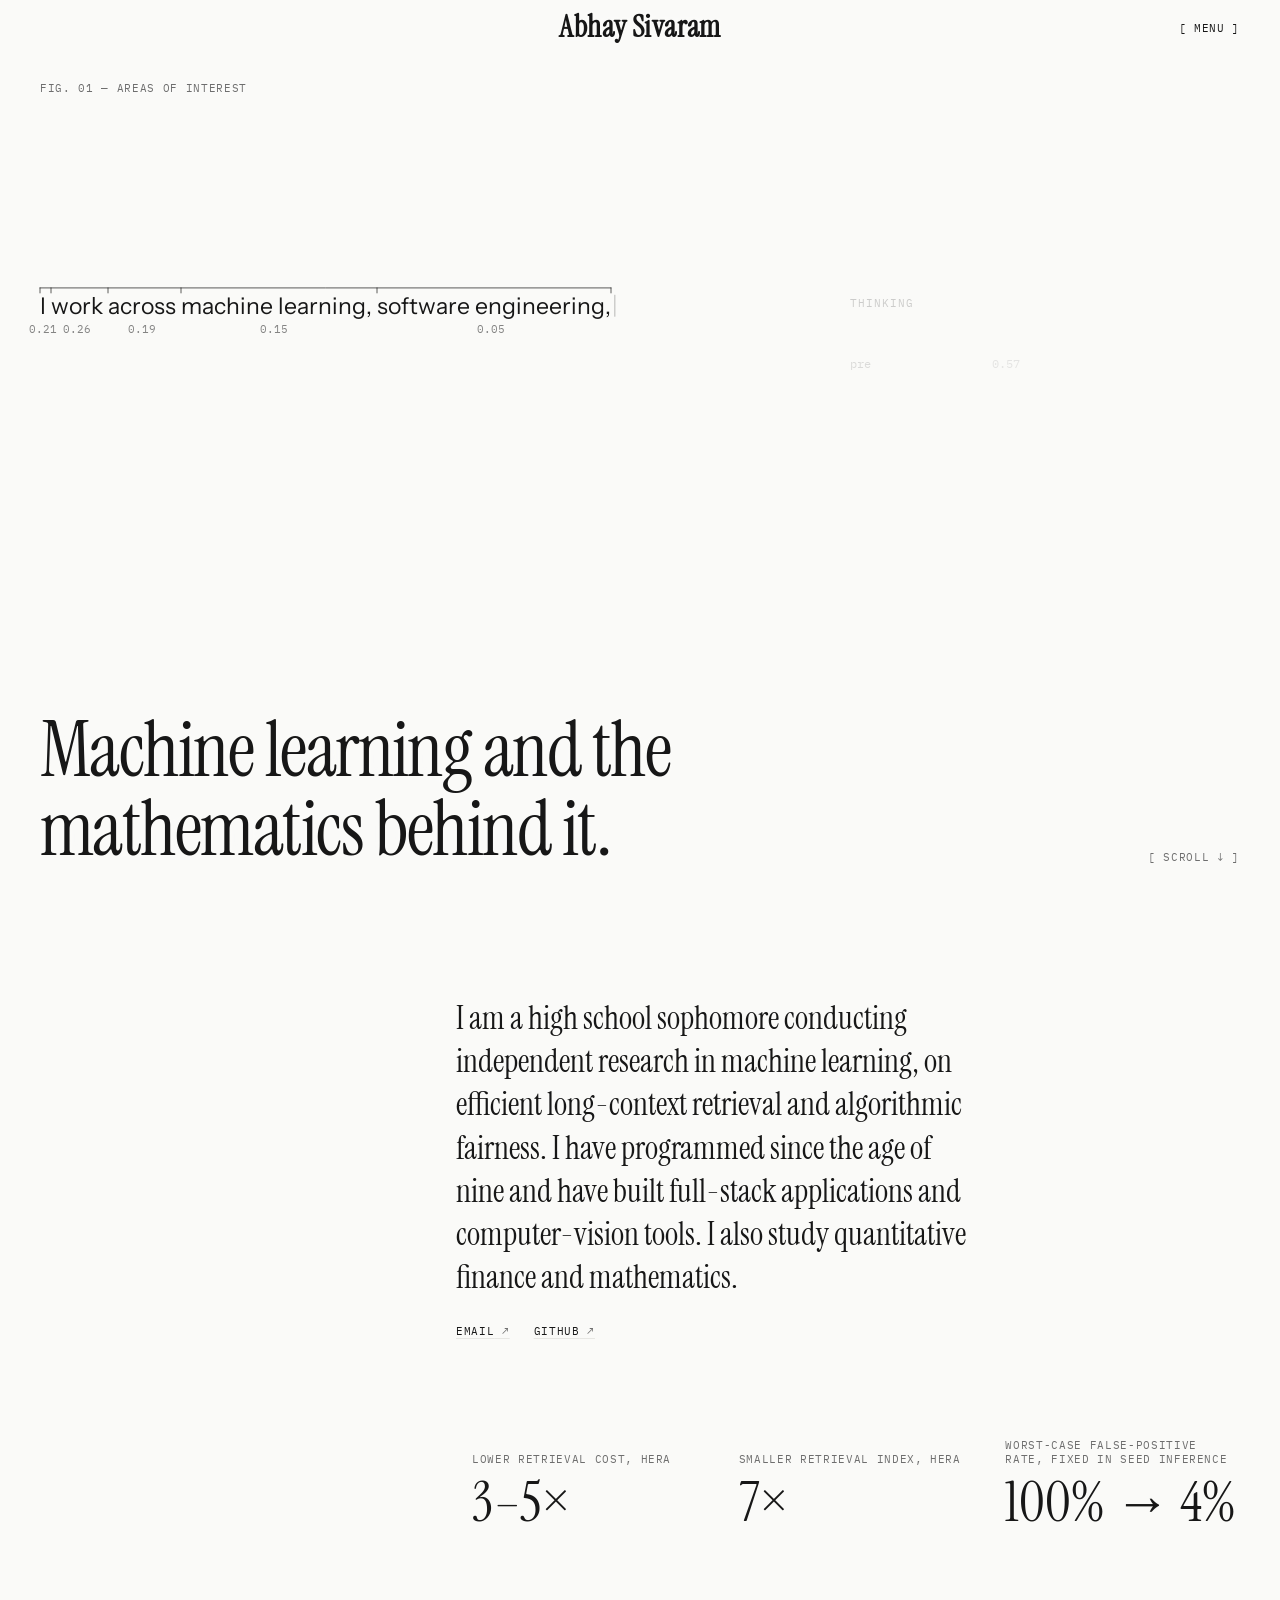
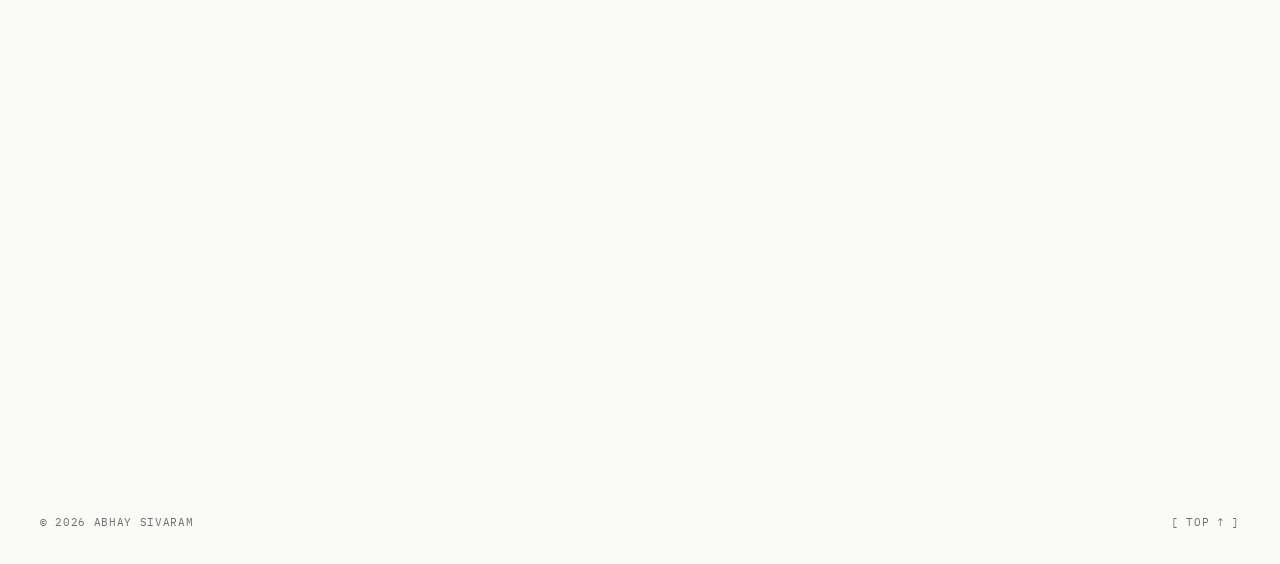
<file: index.html>
<!doctype html>
<html lang="en">
<head>
  <meta charset="utf-8">
  <meta name="viewport" content="width=device-width, initial-scale=1">
  <title>Abhay Sivaram</title>
  <meta name="description" content="Abhay Sivaram. Machine learning and the mathematics behind it. Independent research on long-context retrieval and algorithmic fairness.">
  <meta property="og:type" content="website">
  <meta property="og:title" content="Abhay Sivaram">
  <meta property="og:description" content="Machine learning and the mathematics behind it. Independent research on long-context retrieval and algorithmic fairness.">
  <meta name="twitter:card" content="summary">
  <meta name="color-scheme" content="light">
  <script>document.documentElement.classList.add("js");</script>
  <link rel="preconnect" href="https://fonts.googleapis.com">
  <link rel="preconnect" href="https://fonts.gstatic.com" crossorigin>
  <link rel="stylesheet" href="https://fonts.googleapis.com/css2?family=Instrument+Sans:wght@400;500&family=IBM+Plex+Mono:wght@400;500&family=Instrument+Serif:ital@0;1&display=swap">
  <link rel="stylesheet" href="styles.css">
</head>
<body>
  <a class="skip" href="#main">Skip to content</a>
  <canvas id="field" aria-hidden="true"></canvas>

  <header class="bar" id="bar">
    <!-- empty left slot: keeps the name centred in the 3-column header. Set `kicker` in content.js to put text here. -->
    <p class="bar-left mono" id="kicker" aria-hidden="true"></p>
    <h1 class="wordmark"><a href="#top"><span class="mask"><span id="name">Your Name</span></span></a></h1>
    <button class="menu-btn mono" id="menu-btn" type="button" aria-expanded="false" aria-controls="menu">
      [ <span id="menu-label">Menu</span> ]
    </button>
  </header>

  <nav class="menu" id="menu" aria-label="Sections">
    <ol id="menu-list"></ol>
  </nav>

  <section class="hero" id="top" aria-label="Introduction">
    <p class="fig mono rise" style="--i:3" id="fig" aria-hidden="true"></p>
    <p class="tagline rise" style="--i:2" id="tagline"></p>
    <p class="meter mono rise" style="--i:4" aria-hidden="true">
      <span id="meter"></span><br>[ scroll &darr; ]
    </p>
  </section>

  <div class="wrap intro">
    <p class="bio" id="bio"></p>
    <ul class="links mono" id="links" aria-label="Contact links"></ul>
  </div>

  <div class="wrap">
    <dl class="highlights" id="highlights"></dl>
  </div>

  <main id="main" class="wrap"></main>

  <footer class="wrap foot mono">
    <span>&copy; <span id="year"></span> <span id="foot-name"></span></span>
    <a href="#top">[ Top &uarr; ]</a>
  </footer>

  <noscript><p class="wrap">This page needs JavaScript to display its content.</p></noscript>
  <script src="content.js"></script>
  <script src="flow.js"></script>
  <script src="app.js" defer></script>
  <script src="molecules.js" defer></script>
</body>
</html>
</file>
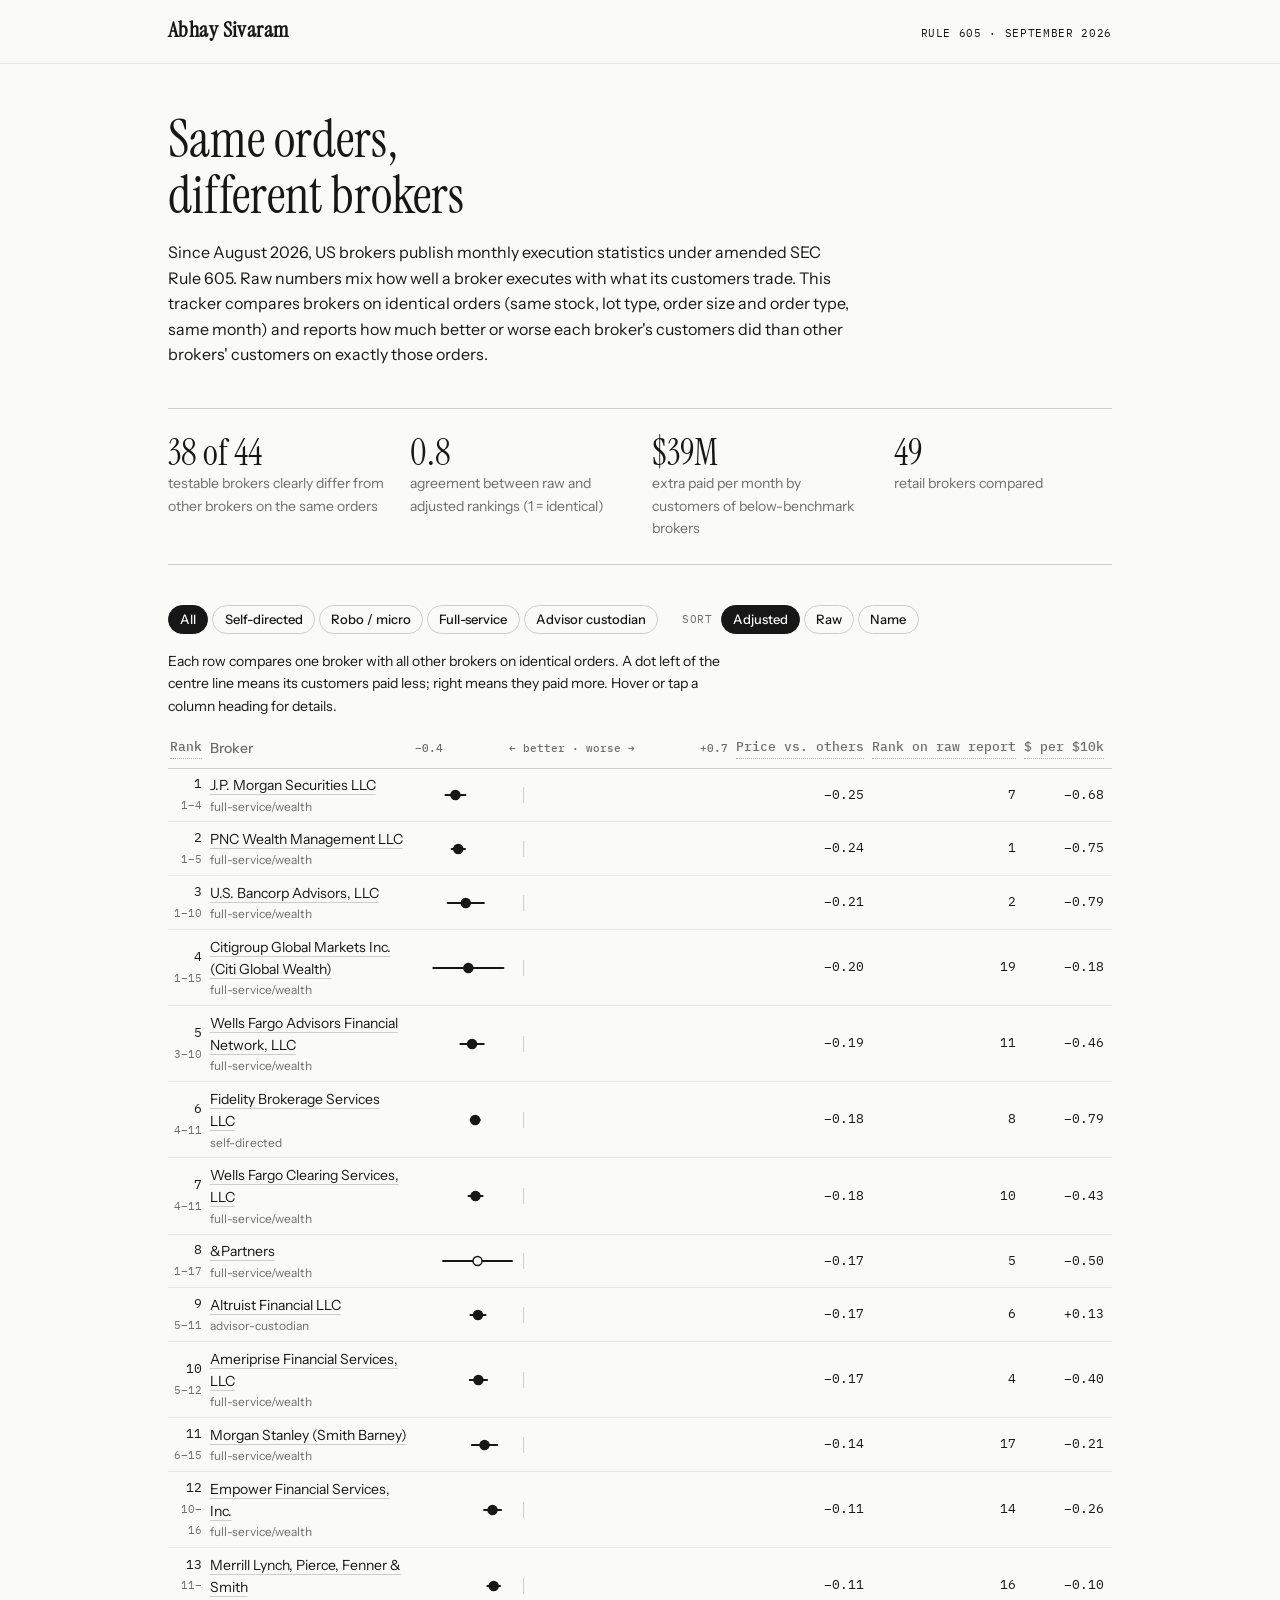
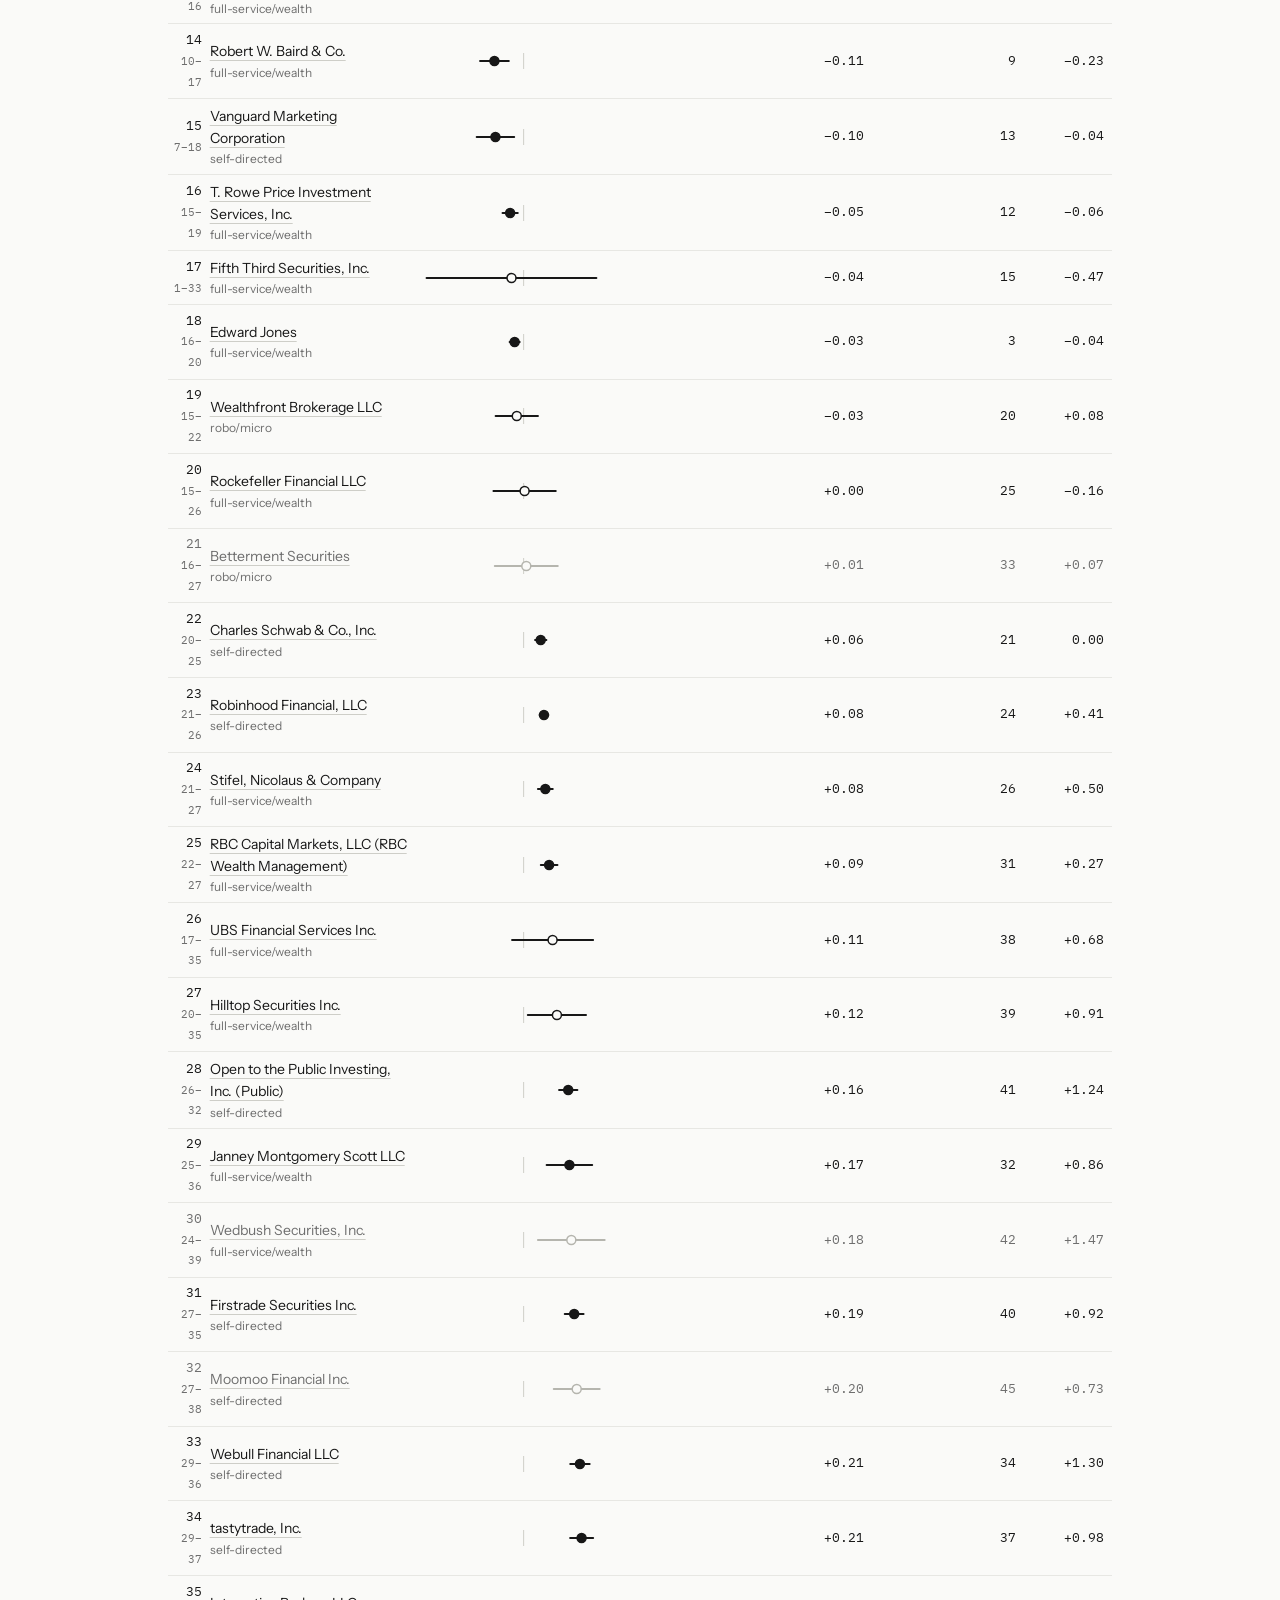
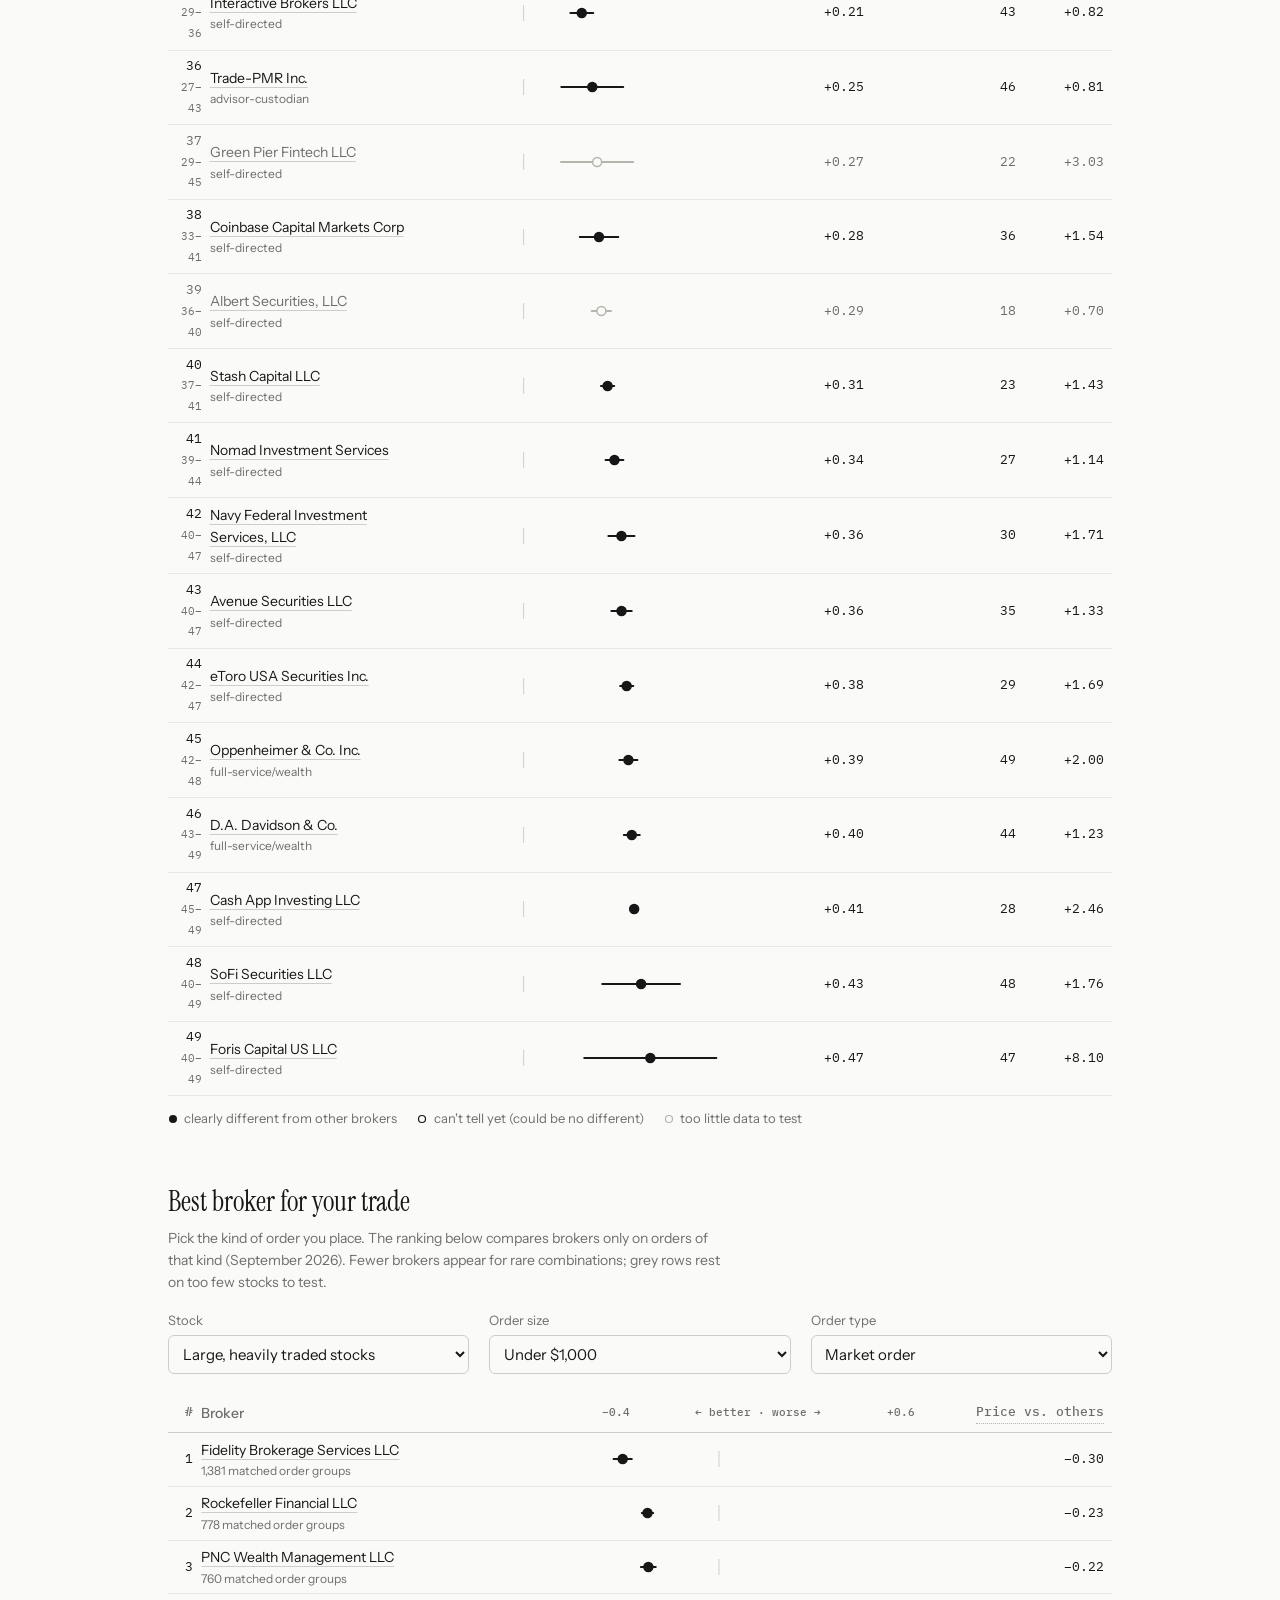
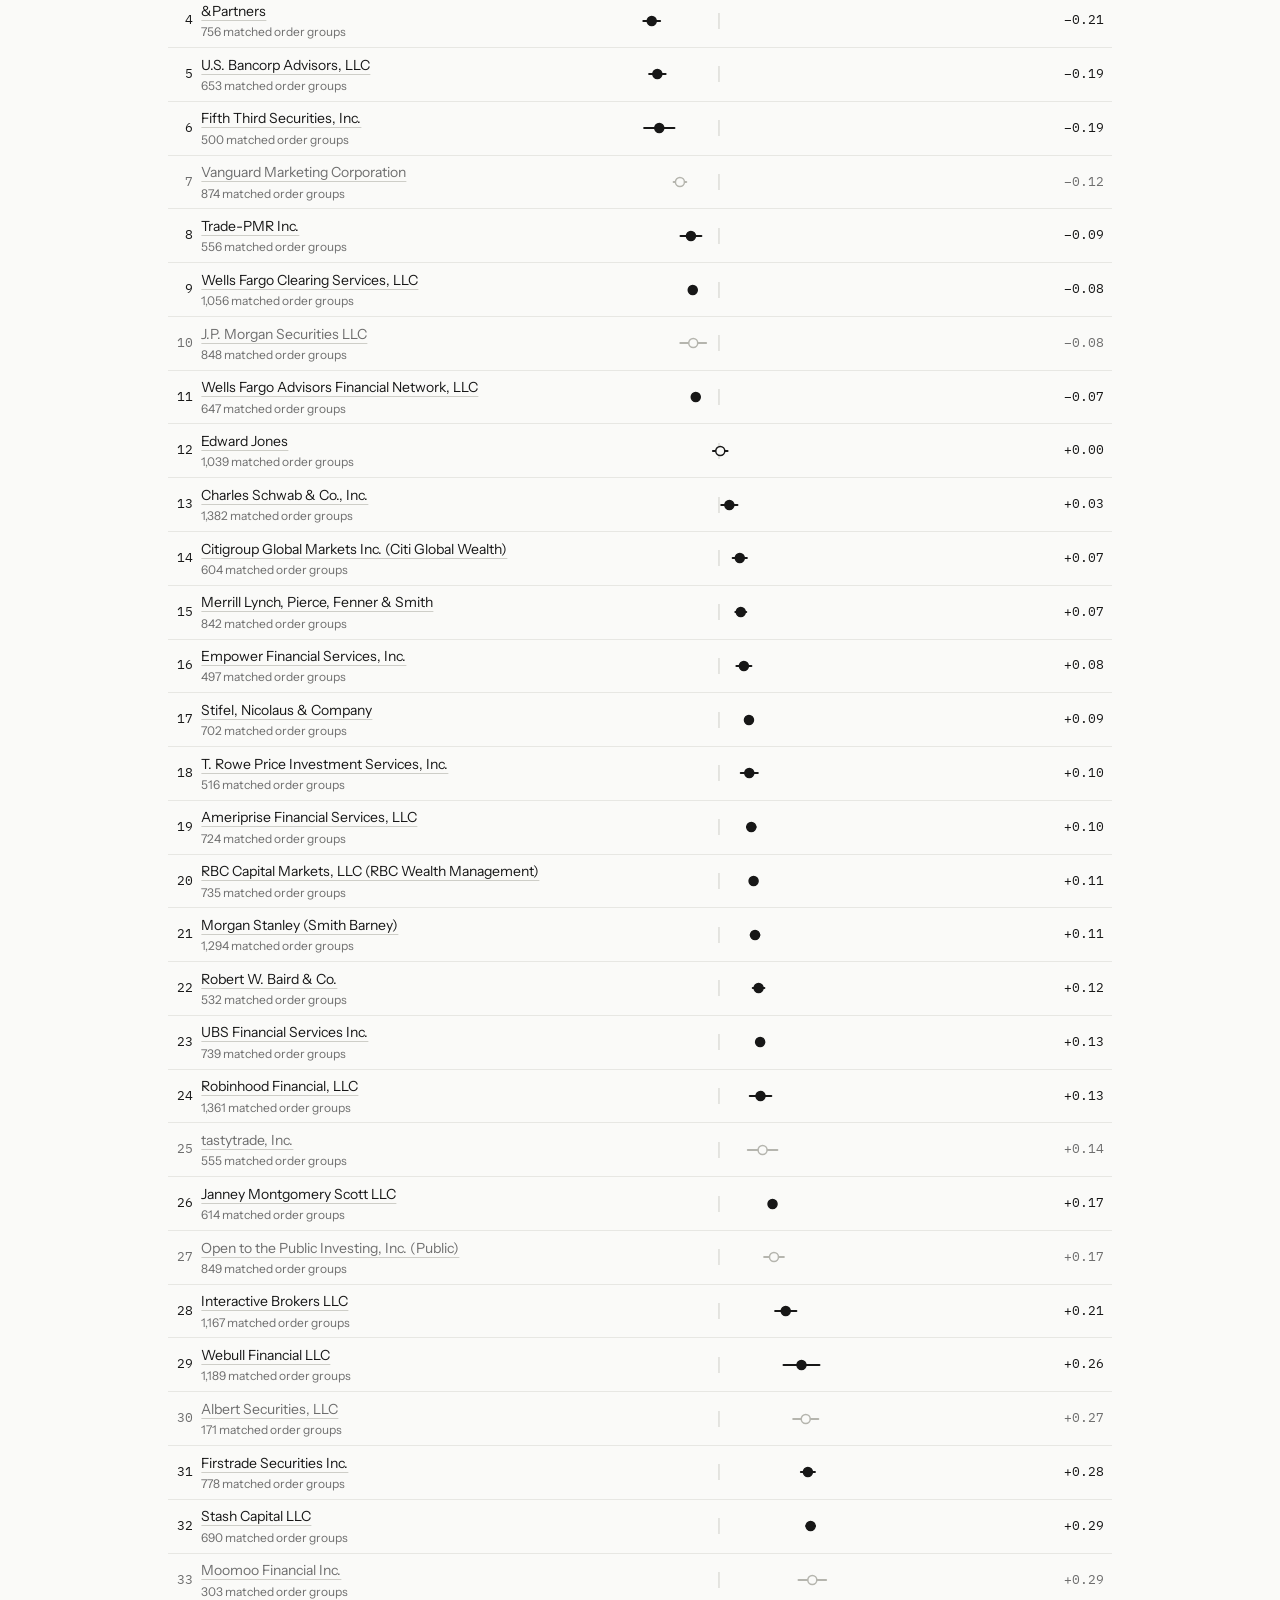
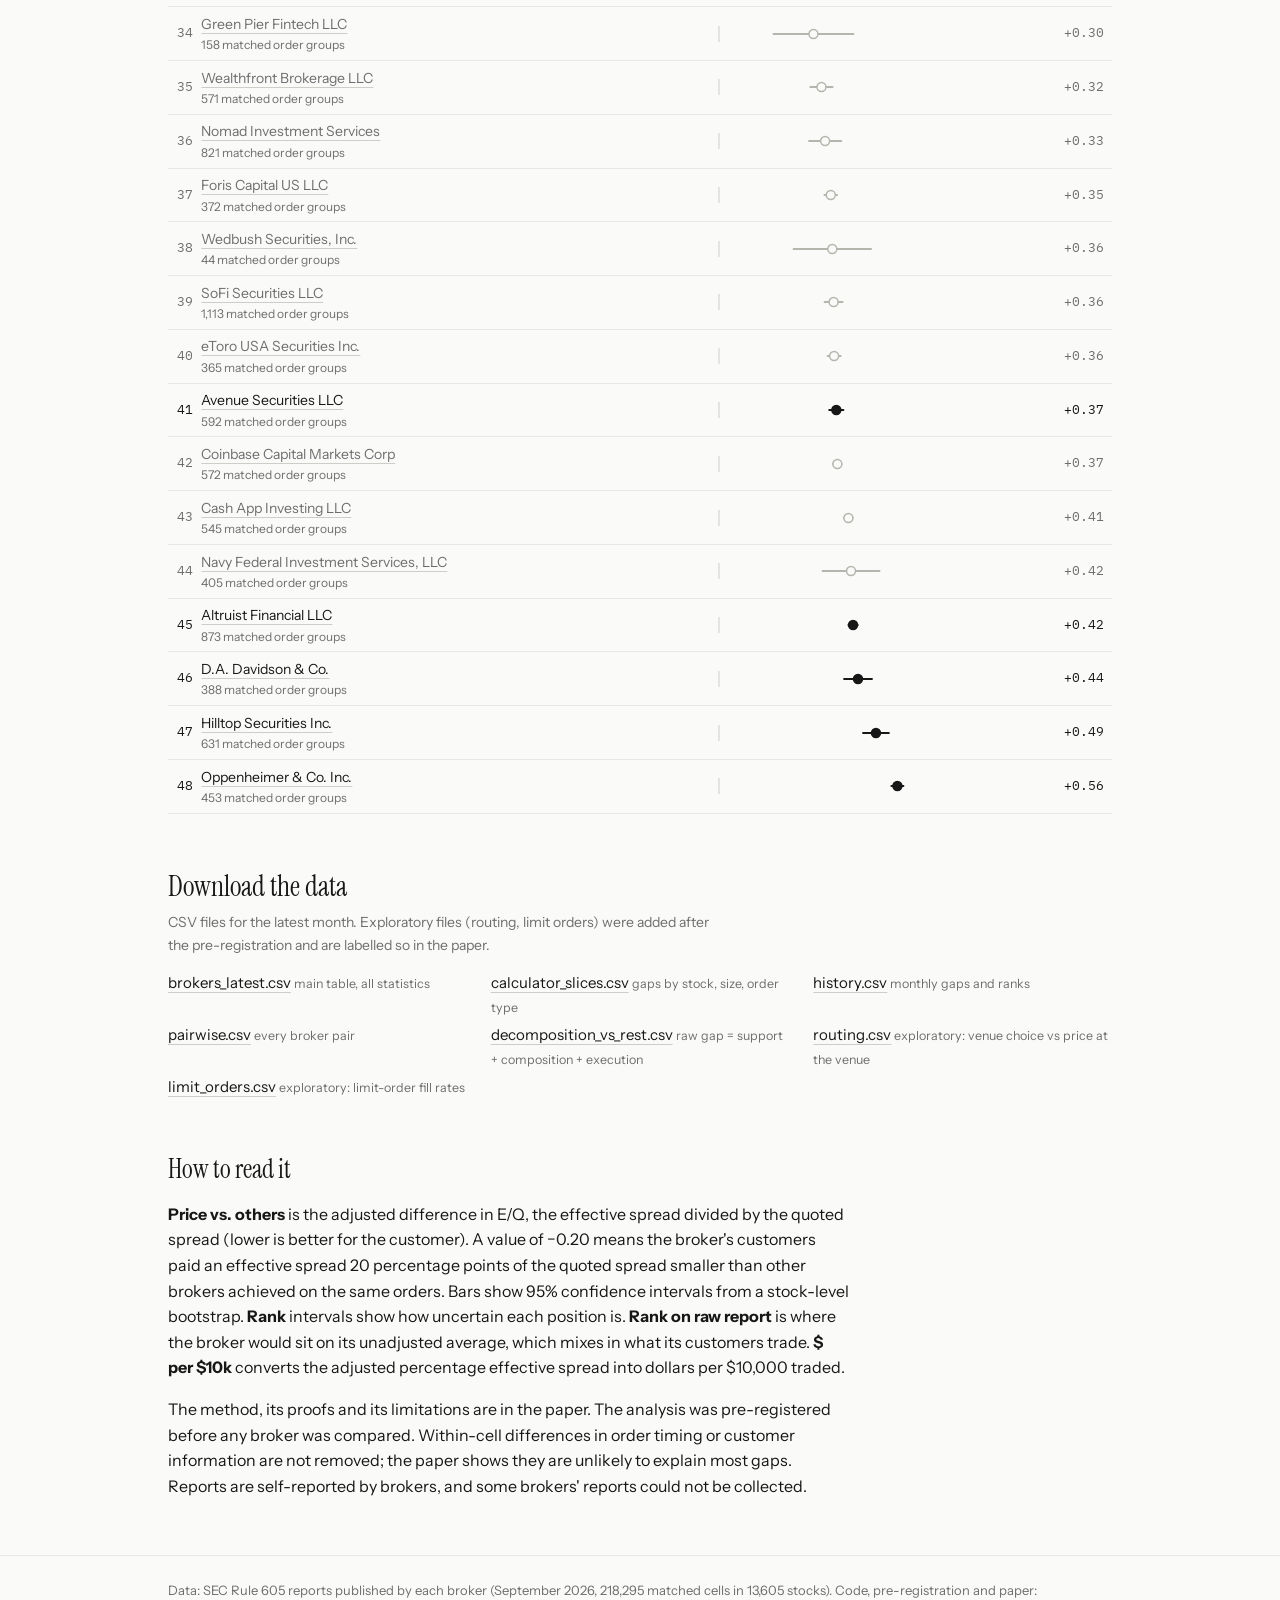
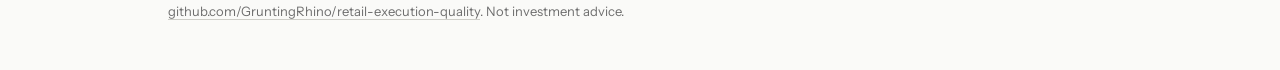
<file: execution-quality/index.html>
<!doctype html>
<html lang="en">
<head>
  <meta charset="utf-8">
  <meta name="viewport" content="width=device-width, initial-scale=1">
  <title>Broker Execution Tracker</title>
  <meta name="description" content="Composition-adjusted execution quality of US retail brokers from the amended SEC Rule 605 reports: brokers compared on identical orders.">
  <meta name="color-scheme" content="light">
  <link rel="preconnect" href="https://fonts.googleapis.com">
  <link rel="preconnect" href="https://fonts.gstatic.com" crossorigin>
  <link rel="stylesheet" href="https://fonts.googleapis.com/css2?family=Instrument+Sans:wght@400;500&family=IBM+Plex+Mono:wght@400;500&family=Instrument+Serif:ital@0;1&display=swap">
  <style>
    :root {
      --bg: #fafaf8; --text: #171717; --muted: #6e6e6e; --rule: #e7e7e3; --line: #cecec8; --faint: #b5b5ae;
      --serif: "Instrument Serif", ui-serif, Georgia, serif;
      --sans: "Instrument Sans", ui-sans-serif, system-ui, sans-serif;
      --mono: "IBM Plex Mono", ui-monospace, Menlo, monospace;
      --gutter: clamp(1rem, 4vw, 2.5rem);
    }
    * { box-sizing: border-box; }
    body { margin: 0; background: var(--bg); color: var(--text); font: 400 1rem/1.6 var(--sans); -webkit-font-smoothing: antialiased; }
    a { color: inherit; text-decoration-color: var(--line); text-underline-offset: 0.25em; }
    a:hover { text-decoration-color: currentColor; }
    :focus-visible { outline: 1px solid var(--text); outline-offset: 3px; }
    .wrap { max-width: 64rem; margin: 0 auto; padding: 0 var(--gutter); }
    .mono { font-family: var(--mono); font-size: 0.6875rem; letter-spacing: 0.06em; text-transform: uppercase; }
    header { padding: 1.25rem 0; border-bottom: 1px solid var(--rule); }
    header .wrap { display: flex; justify-content: space-between; align-items: baseline; gap: 1rem; }
    header a { text-decoration: none; }
    .home { font: 700 1.35rem/1 var(--serif); letter-spacing: 0.02em; }
    h1 { font: 400 clamp(2rem, 4.5vw, 3.25rem)/1.08 var(--serif); margin: 3rem 0 1rem; max-width: 22ch; text-wrap: balance; }
    .lede { max-width: 62ch; color: var(--text); margin: 0 0 2.5rem; }
    .stats { display: grid; grid-template-columns: repeat(auto-fit, minmax(10rem, 1fr)); gap: 1.5rem; padding: 1.5rem 0; border-top: 1px solid var(--line); border-bottom: 1px solid var(--line); }
    .stat .v { font: 400 clamp(1.6rem, 3vw, 2.25rem)/1.1 var(--serif); }
    .stat .l { color: var(--muted); font-size: 0.875rem; }
    .controls { display: flex; flex-wrap: wrap; gap: 0.5rem 1.5rem; align-items: center; margin: 2.5rem 0 1rem; }
    .seg { display: flex; flex-wrap: wrap; gap: 0.25rem; }
    .seg button, .sort button { font: 500 0.8125rem/1 var(--sans); background: none; border: 1px solid var(--line); color: var(--text); padding: 0.45rem 0.7rem; border-radius: 999px; cursor: pointer; }
    .seg button[aria-pressed="true"], .sort button[aria-pressed="true"] { background: var(--text); color: var(--bg); border-color: var(--text); }
    .sort { display: flex; gap: 0.25rem; align-items: center; }
    .sort .mono { color: var(--muted); margin-right: 0.25rem; }
    table { width: 100%; border-collapse: collapse; font-size: 0.875rem; }
    th { text-align: left; font-weight: 500; color: var(--muted); padding: 0.5rem 0.5rem 0.5rem 0; border-bottom: 1px solid var(--line); white-space: nowrap; }
    td { padding: 0.35rem 0.5rem 0.35rem 0; border-bottom: 1px solid var(--rule); vertical-align: middle; }
    td.num, th.num { text-align: right; font-variant-numeric: tabular-nums; font-family: var(--mono); font-size: 0.8125rem; }
    td.firm { max-width: 18rem; }
    .firm small { display: block; color: var(--muted); font-size: 0.75rem; }
    td.bar { width: 34%; min-width: 9rem; }
    svg.ci { display: block; width: 100%; height: 16px; overflow: visible; }
    tr.untested td { color: var(--muted); }
    .axis { display: flex; justify-content: space-between; color: var(--muted); font-family: var(--mono); font-size: 0.6875rem; }
    .legend { display: flex; flex-wrap: wrap; gap: 0.5rem 1.25rem; color: var(--muted); font-size: 0.8125rem; margin: 0.75rem 0 0; }
    .legend span { display: inline-flex; align-items: center; gap: 0.4rem; }
    .scroll { overflow-x: auto; }
    section.prose { max-width: 62ch; margin: 3.5rem 0; }
    section.prose h2 { font: 400 1.6rem/1.2 var(--serif); margin: 0 0 0.75rem; }
    footer { border-top: 1px solid var(--rule); margin-top: 3rem; padding: 1.5rem 0 3rem; color: var(--muted); font-size: 0.8125rem; }
    .calc { display: grid; grid-template-columns: repeat(auto-fit, minmax(12rem, 1fr)); gap: 0.75rem 1.25rem; margin: 1rem 0 1.25rem; }
    .calc label { display: block; color: var(--muted); font-size: 0.8125rem; margin-bottom: 0.25rem; }
    .calc select { width: 100%; font: 400 0.9375rem/1.2 var(--sans); padding: 0.5rem 0.6rem; border: 1px solid var(--line); background: var(--bg); color: var(--text); border-radius: 0.375rem; }
    h2.sec { font: 400 1.75rem/1.2 var(--serif); margin: 3.5rem 0 0.5rem; }
    p.note { color: var(--muted); font-size: 0.875rem; max-width: 62ch; margin: 0 0 0.5rem; }
    ul.dl { padding: 0; list-style: none; display: grid; grid-template-columns: repeat(auto-fit, minmax(16rem, 1fr)); gap: 0.25rem 1.5rem; font-size: 0.9375rem; }
    ul.dl small { color: var(--muted); }
    td.firm a { text-decoration-color: var(--line); }
    th .h { border-bottom: 1px dotted var(--faint); cursor: help; position: relative; display: inline-block; }
    th .h:hover::after, th .h:focus::after { content: attr(data-tip); position: absolute; top: 100%; left: 0; z-index: 5; width: 15rem; margin-top: 0.4rem; padding: 0.5rem 0.6rem; border-radius: 0.25rem; background: var(--text); color: var(--bg); font: 400 0.75rem/1.45 var(--sans); white-space: normal; text-align: left; text-transform: none; letter-spacing: 0; }
    th.num .h:hover::after, th.num .h:focus::after { left: auto; right: 0; }
    th.bar .h { display: block; border: 0; }
    th:first-child .h:hover::after, th:first-child .h:focus::after { left: 0; right: auto; }
    p.key { font-size: 0.875rem; max-width: 62ch; margin: 0 0 0.75rem; }
    @media (max-width: 40rem) { td.hide-sm, th.hide-sm { display: none; } td.bar { min-width: 7rem; }
      th { white-space: normal; } th.num .h { max-width: 4.5rem; }
      .axis { justify-content: center; } .axis span:first-child, .axis span:last-child { display: none; } }
  </style>
</head>
<body>
  <header><div class="wrap"><a class="home" href="../">Abhay Sivaram</a><span class="mono" id="period">Rule 605 tracker</span></div></header>
  <main class="wrap">
    <h1>Same orders, different brokers</h1>
    <p class="lede">Since August 2026, US brokers publish monthly execution statistics under amended SEC Rule 605. Raw numbers mix how well a broker executes with what its customers trade. This tracker compares brokers on identical orders (same stock, lot type, order size and order type, same month) and reports how much better or worse each broker's customers did than other brokers' customers on exactly those orders.</p>

    <div class="stats" id="stats"></div>

    <div class="controls">
      <div class="seg" id="seg" role="group" aria-label="Broker type"></div>
      <div class="sort" role="group" aria-label="Sort"><span class="mono">Sort</span>
        <button type="button" data-sort="delta" aria-pressed="true">Adjusted</button>
        <button type="button" data-sort="raw_rank" aria-pressed="false">Raw</button>
        <button type="button" data-sort="firm" aria-pressed="false">Name</button>
      </div>
    </div>

    <p class="key">Each row compares one broker with all other brokers on identical orders. A dot left of the centre line means its customers paid less; right means they paid more. Hover or tap a column heading for details.</p>
    <div class="scroll">
      <table>
        <thead><tr>
          <th class="num"><span class="h" tabindex="0" data-tip="1 = best after comparing on identical orders. The small range below is how sure we are: the broker could plausibly sit anywhere in it.">Rank</span></th><th>Broker</th>
          <th class="bar"><span class="h" tabindex="0" data-tip="The dot is the broker's price compared with other brokers on the same orders; the line is the 95% uncertainty range. Left of the centre line: its customers paid less. Right: they paid more."><div class="axis" id="axis"></div></span></th>
          <th class="num"><span class="h" tabindex="0" data-tip="How much less (−) or more (+) its customers paid, as a share of the quoted spread. −0.20 = paid a spread 20% of the quote smaller than other brokers did on identical orders.">Price vs. others</span></th><th class="num hide-sm"><span class="h" tabindex="0" data-tip="Where the broker would rank on its unadjusted report. A big difference from Rank means the raw numbers flatter or punish it because of what its customers trade.">Rank on raw report</span></th><th class="num hide-sm"><span class="h" tabindex="0" data-tip="Extra (+) or saved (−) dollars per $10,000 traded compared with other brokers on the same orders. Based on dollar spreads, so it can be small, or opposite in sign, for brokers trading very liquid stocks.">$ per $10k</span></th>
        </tr></thead>
        <tbody id="rows"></tbody>
      </table>
    </div>
    <div class="legend">
      <span><svg width="10" height="10"><circle cx="5" cy="5" r="4" fill="#171717"/></svg> clearly different from other brokers</span>
      <span><svg width="10" height="10"><circle cx="5" cy="5" r="3.5" fill="#fafaf8" stroke="#171717" stroke-width="1.2"/></svg> can't tell yet (could be no different)</span>
      <span><svg width="10" height="10"><circle cx="5" cy="5" r="3.5" fill="#fafaf8" stroke="#b5b5ae" stroke-width="1.2"/></svg> too little data to test</span>
    </div>

    <h2 class="sec" id="calculator">Best broker for your trade</h2>
    <p class="note">Pick the kind of order you place. The ranking below compares brokers only on orders of that kind (<span id="calc-period"></span>). Fewer brokers appear for rare combinations; grey rows rest on too few stocks to test.</p>
    <div class="calc">
      <div><label for="c-tier">Stock</label><select id="c-tier">
        <option value="most liquid">Large, heavily traded stocks</option><option value="middle">Mid-liquidity stocks</option><option value="least liquid">Smaller, thinly traded stocks</option></select></div>
      <div><label for="c-size">Order size</label><select id="c-size">
        <option value="under $1k">Under $1,000</option><option value="$1k-10k">$1,000–$10,000</option><option value="$10k-50k">$10,000–$50,000</option><option value="$50k+">$50,000 or more</option></select></div>
      <div><label for="c-type">Order type</label><select id="c-type">
        <option value="market">Market order</option><option value="marketable limit">Marketable limit order</option></select></div>
    </div>
    <div class="scroll"><table>
      <thead><tr><th class="num">#</th><th>Broker</th><th class="bar"><span class="h" tabindex="0" data-tip="The dot is the broker's price compared with other brokers on the same orders; the line is the 95% uncertainty range. Left of the centre line: its customers paid less. Right: they paid more."><div class="axis" id="c-axis"></div></span></th><th class="num"><span class="h" tabindex="0" data-tip="How much less (−) or more (+) its customers paid, as a share of the quoted spread. −0.20 = paid a spread 20% of the quote smaller than other brokers did on identical orders.">Price vs. others</span></th></tr></thead>
      <tbody id="c-rows"></tbody></table></div>

    <h2 class="sec" id="downloads">Download the data</h2>
    <p class="note">CSV files for the latest month. Exploratory files (routing, limit orders) were added after the pre-registration and are labelled so in the paper.</p>
    <ul class="dl">
      <li><a href="data/csv/brokers_latest.csv" download>brokers_latest.csv</a> <small>main table, all statistics</small></li>
      <li><a href="data/csv/calculator_slices.csv" download>calculator_slices.csv</a> <small>gaps by stock, size, order type</small></li>
      <li><a href="data/csv/history.csv" download>history.csv</a> <small>monthly gaps and ranks</small></li>
      <li><a href="data/csv/pairwise.csv" download>pairwise.csv</a> <small>every broker pair</small></li>
      <li><a href="data/csv/decomposition_vs_rest.csv" download>decomposition_vs_rest.csv</a> <small>raw gap = support + composition + execution</small></li>
      <li><a href="data/csv/routing.csv" download>routing.csv</a> <small>exploratory: venue choice vs price at the venue</small></li>
      <li><a href="data/csv/limit_orders.csv" download>limit_orders.csv</a> <small>exploratory: limit-order fill rates</small></li>
    </ul>

    <section class="prose">
      <h2>How to read it</h2>
      <p><strong>Price vs. others</strong> is the adjusted difference in E/Q, the effective spread divided by the quoted spread (lower is better for the customer). A value of −0.20 means the broker's customers paid an effective spread 20 percentage points of the quoted spread smaller than other brokers achieved on the same orders. Bars show 95% confidence intervals from a stock-level bootstrap. <strong>Rank</strong> intervals show how uncertain each position is. <strong>Rank on raw report</strong> is where the broker would sit on its unadjusted average, which mixes in what its customers trade. <strong>$ per $10k</strong> converts the adjusted percentage effective spread into dollars per $10,000 traded.</p>
      <p>The method, its proofs and its limitations are in the paper. The analysis was pre-registered before any broker was compared. Within-cell differences in order timing or customer information are not removed; the paper shows they are unlikely to explain most gaps. Reports are self-reported by brokers, and some brokers' reports could not be collected.</p>
    </section>
  </main>
  <footer><div class="wrap">Data: SEC Rule 605 reports published by each broker (<span id="cells"></span>). Code, pre-registration and paper: <a href="https://github.com/GruntingRhino/retail-execution-quality">github.com/GruntingRhino/retail-execution-quality</a>. Not investment advice.</div></footer>

  <script>
    const SEGMENTS = [["all", "All"], ["self-directed", "Self-directed"], ["robo/micro", "Robo / micro"], ["full-service/wealth", "Full-service"], ["advisor-custodian", "Advisor custodian"]];
    const state = { seg: "all", sort: "delta" };
    let D = null;
    const fmt = (x, d = 2) => (x > 0 ? "+" : x < 0 ? "−" : "") + Math.abs(x).toFixed(d);
    const esc = s => String(s).replace(/[&<>"]/g, c => ({ "&": "&amp;", "<": "&lt;", ">": "&gt;", '"': "&quot;" }[c]));

    function render() {
      const rows = D.brokers.filter(b => state.seg === "all" || b.segment === state.seg);
      rows.sort((a, b) => state.sort === "firm" ? a.firm.localeCompare(b.firm) : a[state.sort] - b[state.sort]);
      const lo = Math.min(...D.brokers.map(b => b.lo)), hi = Math.max(...D.brokers.map(b => b.hi));
      const pad = (hi - lo) * 0.04, x0 = lo - pad, x1 = hi + pad, X = v => (100 * (v - x0) / (x1 - x0)).toFixed(2) + "%";
      document.getElementById("axis").innerHTML = `<span>${fmt(Math.ceil(x0 * 10) / 10, 1)}</span><span>← better · worse →</span><span>${fmt(Math.floor(x1 * 10) / 10, 1)}</span>`;
      document.getElementById("rows").innerHTML = rows.map(b => {
        const stroke = b.tested ? "#171717" : "#b5b5ae", fill = b.significant ? "#171717" : "#fafaf8";
        const tip = `${b.firm}: gap ${fmt(b.delta)} (95% CI ${fmt(b.lo)} to ${fmt(b.hi)}); rank ${b.rank} (${b.rank_lo}–${b.rank_hi})` + (b.tested ? (b.significant ? "; clearly different" : "; can't tell yet") : "; not tested");
        return `<tr class="${b.tested ? "" : "untested"}" title="${esc(tip)}">
          <td class="num">${b.rank}<br><small style="color:var(--muted)">${b.rank_lo}–${b.rank_hi}</small></td>
          <td class="firm"><a href="broker.html?b=${encodeURIComponent(b.code)}">${esc(b.firm)}</a><small>${esc(b.segment)}</small></td>
          <td class="bar"><svg class="ci" role="img" aria-label="${esc(tip)}">
            <line x1="${X(0)}" x2="${X(0)}" y1="0" y2="16" stroke="#cecec8" stroke-width="1"/>
            <line x1="${X(b.lo)}" x2="${X(b.hi)}" y1="8" y2="8" stroke="${stroke}" stroke-width="2" stroke-linecap="round"/>
            <circle cx="${X(b.delta)}" cy="8" r="4.5" fill="${fill}" stroke="${stroke}" stroke-width="1.5"/></svg></td>
          <td class="num">${fmt(b.delta)}</td>
          <td class="num hide-sm">${b.raw_rank}</td>
          <td class="num hide-sm">${b.usd_per_10k == null ? "–" : fmt(b.usd_per_10k)}</td></tr>`;
      }).join("");
    }

    function controls() {
      const seg = document.getElementById("seg");
      seg.innerHTML = SEGMENTS.filter(([k]) => k === "all" || D.brokers.some(b => b.segment === k))
        .map(([k, l]) => `<button type="button" data-seg="${k}" aria-pressed="${k === state.seg}">${l}</button>`).join("");
      seg.addEventListener("click", e => { const k = e.target.dataset.seg; if (!k) return; state.seg = k;
        seg.querySelectorAll("button").forEach(b => b.setAttribute("aria-pressed", b.dataset.seg === k)); render(); });
      document.querySelector(".sort").addEventListener("click", e => { const k = e.target.dataset.sort; if (!k) return; state.sort = k;
        document.querySelectorAll(".sort button").forEach(b => b.setAttribute("aria-pressed", b.dataset.sort === k)); render(); });
    }

    let S = null;
    function ciSvg(b, X) {
      const stroke = b.tested ? "#171717" : "#b5b5ae", fill = b.significant ? "#171717" : "#fafaf8";
      return `<svg class="ci" role="img" aria-label="gap ${fmt(b.delta)}, 95% CI ${fmt(b.lo)} to ${fmt(b.hi)}">
        <line x1="${X(0)}" x2="${X(0)}" y1="0" y2="16" stroke="#cecec8" stroke-width="1"/>
        <line x1="${X(b.lo)}" x2="${X(b.hi)}" y1="8" y2="8" stroke="${stroke}" stroke-width="2" stroke-linecap="round"/>
        <circle cx="${X(b.delta)}" cy="8" r="4.5" fill="${fill}" stroke="${stroke}" stroke-width="1.5"/></svg>`;
    }
    function renderCalc() {
      if (!S) return;
      const key = ["c-tier", "c-size", "c-type"].map(id => document.getElementById(id).value).join("|");
      const rows = S.slices[key] || [];
      const body = document.getElementById("c-rows");
      if (!rows.length) { body.innerHTML = '<tr><td colspan="4">Too few matched orders of this kind to compare brokers.</td></tr>'; document.getElementById("c-axis").innerHTML = ""; return; }
      const lo = Math.min(...rows.map(b => b.lo)), hi = Math.max(...rows.map(b => b.hi)), pad = (hi - lo) * 0.04;
      const x0 = Math.min(lo - pad, -0.05), x1 = Math.max(hi + pad, 0.05), X = v => (100 * (v - x0) / (x1 - x0)).toFixed(2) + "%";
      document.getElementById("c-axis").innerHTML = `<span>${fmt(x0, 1)}</span><span>← better · worse →</span><span>${fmt(x1, 1)}</span>`;
      body.innerHTML = rows.map((b, i) => `<tr class="${b.tested ? "" : "untested"}">
        <td class="num">${i + 1}</td><td class="firm"><a href="broker.html?b=${encodeURIComponent(b.code)}">${esc(b.firm)}</a><small>${b.n_cells.toLocaleString()} matched order groups</small></td>
        <td class="bar">${ciSvg(b, X)}</td><td class="num">${fmt(b.delta)}</td></tr>`).join("");
    }
    ["c-tier", "c-size", "c-type"].forEach(id => document.getElementById(id).addEventListener("change", renderCalc));
    fetch("data/slices.json").then(r => r.json()).then(s => { S = s; document.getElementById("calc-period").textContent = s.period; renderCalc(); }).catch(() => {});

    fetch("data/data.json").then(r => r.json()).then(d => {
      D = d;
      document.getElementById("period").textContent = "Rule 605 · " + d.period;
      document.getElementById("cells").textContent = `${d.period}, ${d.n_cells.toLocaleString()} matched cells in ${d.n_symbols.toLocaleString()} stocks`;
      document.getElementById("stats").innerHTML = [
        [`${d.n_sig} of ${d.n_tested}`, "testable brokers clearly differ from other brokers on the same orders"],
        [`${d.raw_vs_adjusted_spearman}`, "agreement between raw and adjusted rankings (1 = identical)"],
        [`$${d.usd_month_worse}M`, "extra paid per month by customers of below-benchmark brokers"],
        [`${d.n_brokers}`, "retail brokers compared"]].map(([v, l]) => `<div class="stat"><div class="v">${v}</div><div class="l">${l}</div></div>`).join("");
      controls(); render();
    }).catch(() => { document.getElementById("rows").innerHTML = '<tr><td colspan="6">Data could not be loaded.</td></tr>'; });
  </script>
</body>
</html>
</file>
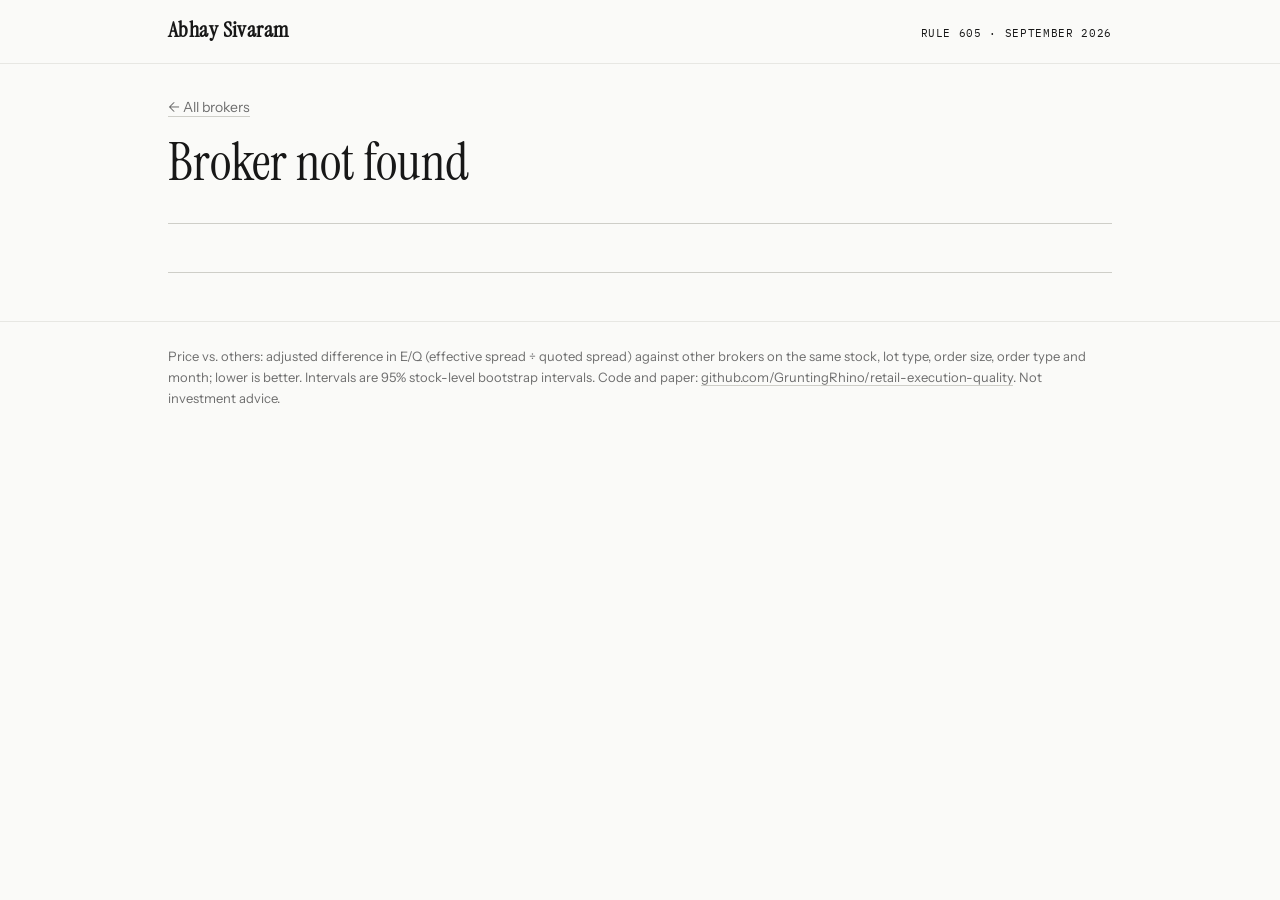
<file: execution-quality/broker.html>
<!doctype html>
<html lang="en">
<head>
  <meta charset="utf-8">
  <meta name="viewport" content="width=device-width, initial-scale=1">
  <title>Broker Execution Detail</title>
  <meta name="description" content="One broker's composition-adjusted execution quality from amended SEC Rule 605 reports: trend, decomposition, cost and comparisons.">
  <meta name="color-scheme" content="light">
  <link rel="preconnect" href="https://fonts.googleapis.com">
  <link rel="preconnect" href="https://fonts.gstatic.com" crossorigin>
  <link rel="stylesheet" href="https://fonts.googleapis.com/css2?family=Instrument+Sans:wght@400;500&family=IBM+Plex+Mono:wght@400;500&family=Instrument+Serif:ital@0;1&display=swap">
  <style>
    :root {
      --bg: #fafaf8; --text: #171717; --muted: #6e6e6e; --rule: #e7e7e3; --line: #cecec8; --faint: #b5b5ae;
      --serif: "Instrument Serif", ui-serif, Georgia, serif;
      --sans: "Instrument Sans", ui-sans-serif, system-ui, sans-serif;
      --mono: "IBM Plex Mono", ui-monospace, Menlo, monospace;
      --gutter: clamp(1rem, 4vw, 2.5rem);
    }
    * { box-sizing: border-box; }
    body { margin: 0; background: var(--bg); color: var(--text); font: 400 1rem/1.6 var(--sans); -webkit-font-smoothing: antialiased; }
    a { color: inherit; text-decoration-color: var(--line); text-underline-offset: 0.25em; }
    a:hover { text-decoration-color: currentColor; }
    :focus-visible { outline: 1px solid var(--text); outline-offset: 3px; }
    .wrap { max-width: 64rem; margin: 0 auto; padding: 0 var(--gutter); }
    .mono { font-family: var(--mono); font-size: 0.6875rem; letter-spacing: 0.06em; text-transform: uppercase; }
    header { padding: 1.25rem 0; border-bottom: 1px solid var(--rule); }
    header .wrap { display: flex; justify-content: space-between; align-items: baseline; gap: 1rem; }
    header a { text-decoration: none; }
    .home { font: 700 1.35rem/1 var(--serif); letter-spacing: 0.02em; }
    .back { display: inline-block; margin-top: 2rem; color: var(--muted); font-size: 0.875rem; }
    h1 { font: 400 clamp(2rem, 4.5vw, 3.25rem)/1.08 var(--serif); margin: 1rem 0 0.25rem; text-wrap: balance; }
    .sub { color: var(--muted); margin: 0 0 2rem; }
    .stats { display: grid; grid-template-columns: repeat(auto-fit, minmax(10rem, 1fr)); gap: 1.5rem; padding: 1.5rem 0; border-top: 1px solid var(--line); border-bottom: 1px solid var(--line); }
    .stat .v { font: 400 clamp(1.6rem, 3vw, 2.25rem)/1.1 var(--serif); }
    .stat .l { color: var(--muted); font-size: 0.875rem; }
    h2 { font: 400 1.75rem/1.2 var(--serif); margin: 3rem 0 0.5rem; }
    h2 .tag { font: 400 0.6875rem/1 var(--mono); letter-spacing: 0.06em; text-transform: uppercase; color: var(--muted); border: 1px solid var(--line); border-radius: 999px; padding: 0.25rem 0.5rem; vertical-align: middle; margin-left: 0.5rem; }
    p.note { color: var(--muted); font-size: 0.875rem; max-width: 62ch; margin: 0 0 0.75rem; }
    table { width: 100%; border-collapse: collapse; font-size: 0.875rem; }
    th { text-align: left; font-weight: 500; color: var(--muted); padding: 0.5rem 0.5rem 0.5rem 0; border-bottom: 1px solid var(--line); }
    td { padding: 0.45rem 0.5rem 0.45rem 0; border-bottom: 1px solid var(--rule); vertical-align: middle; }
    td.num, th.num { text-align: right; font-variant-numeric: tabular-nums; font-family: var(--mono); font-size: 0.8125rem; white-space: nowrap; }
    td small { display: block; color: var(--muted); font-size: 0.75rem; }
    td.bar { width: 40%; min-width: 8rem; }
    svg.hb { display: block; width: 100%; height: 14px; overflow: visible; }
    .scroll { overflow-x: auto; }
    .chart { position: relative; }
    .chart svg { display: block; width: 100%; height: auto; max-height: 260px; overflow: visible; }
    .tip { position: absolute; pointer-events: none; background: var(--text); color: var(--bg); font-size: 0.75rem; padding: 0.35rem 0.5rem; border-radius: 0.25rem; white-space: nowrap; transform: translate(-50%, -110%); display: none; }
    .two { display: grid; grid-template-columns: repeat(auto-fit, minmax(18rem, 1fr)); gap: 0 2.5rem; }
    ul.pairs { list-style: none; padding: 0; margin: 0; font-size: 0.9375rem; }
    ul.pairs li { display: flex; justify-content: space-between; gap: 1rem; padding: 0.4rem 0; border-bottom: 1px solid var(--rule); }
    ul.pairs .num { font-family: var(--mono); font-size: 0.8125rem; font-variant-numeric: tabular-nums; }
    footer { border-top: 1px solid var(--rule); margin-top: 3rem; padding: 1.5rem 0 3rem; color: var(--muted); font-size: 0.8125rem; }
  </style>
</head>
<body>
  <header><div class="wrap"><a class="home" href="../">Abhay Sivaram</a><span class="mono" id="period">Rule 605 tracker</span></div></header>
  <main class="wrap" id="main">
    <a class="back" href="./">← All brokers</a>
    <h1 id="firm">Loading…</h1>
    <p class="sub" id="sub"></p>
    <div class="stats" id="stats"></div>
    <div id="body"></div>
  </main>
  <footer><div class="wrap">Price vs. others: adjusted difference in E/Q (effective spread ÷ quoted spread) against other brokers on the same stock, lot type, order size, order type and month; lower is better. Intervals are 95% stock-level bootstrap intervals. Code and paper: <a href="https://github.com/GruntingRhino/retail-execution-quality">github.com/GruntingRhino/retail-execution-quality</a>. Not investment advice.</div></footer>

  <script>
    const fmt = (x, d = 2) => x == null ? "–" : (x > 0 ? "+" : x < 0 ? "−" : "") + Math.abs(x).toFixed(d);
    const esc = s => String(s).replace(/[&<>"]/g, c => ({ "&": "&amp;", "<": "&lt;", ">": "&gt;", '"': "&quot;" }[c]));
    const MONTHS = "Jan Feb Mar Apr May Jun Jul Aug Sep Oct Nov Dec".split(" ");
    const mlabel = m => `${MONTHS[m % 100 - 1]} ${Math.floor(m / 100)}`;
    const code = new URLSearchParams(location.search).get("b");

    // signed horizontal bar from 0, on a shared scale [-m, m]
    function hbar(v, m, lo, hi) {
      const X = x => (50 + 50 * Math.max(-1, Math.min(1, x / m))).toFixed(2) + "%";
      const ci = lo == null ? "" : `<line x1="${X(lo)}" x2="${X(hi)}" y1="7" y2="7" stroke="#171717" stroke-width="1.5"/>`;
      const a = Math.min(50, parseFloat(X(v))), w = Math.abs(parseFloat(X(v)) - 50);
      return `<svg class="hb" aria-hidden="true"><line x1="50%" x2="50%" y1="0" y2="14" stroke="#cecec8"/>
        <rect x="${a}%" y="3" width="${w}%" height="8" rx="2" fill="#6e6e6e"/>${ci}</svg>`;
    }

    function history(h, pooled) {
      if (!h.length) return "";
      const W = Math.round(Math.min(640, Math.max(300, document.getElementById("firm").clientWidth))), H = 220, L = 44, R = 16, T = 12, B = 28;
      const vals = h.flatMap(r => [r.lo, r.hi]).concat(pooled ? [pooled.lo, pooled.hi] : []).concat([0]);
      let y0 = Math.min(...vals), y1 = Math.max(...vals); const pad = (y1 - y0) * 0.1 || 0.05; y0 -= pad; y1 += pad;
      const Y = v => T + (H - T - B) * (y1 - v) / (y1 - y0);
      const X = i => h.length === 1 ? (L + W - R) / 2 : L + (W - L - R) * (0.08 + 0.84 * i / (h.length - 1));
      const ticks = [y0 + pad, (y0 + y1) / 2, y1 - pad];
      let s = `<line x1="${L}" x2="${W - R}" y1="${Y(0)}" y2="${Y(0)}" stroke="#cecec8"/>`;
      s += ticks.map(t => `<text x="${L - 6}" y="${Y(t) + 4}" text-anchor="end" font-size="11" font-family="IBM Plex Mono" fill="#6e6e6e">${fmt(t)}</text>`).join("");
      if (pooled) s += `<line x1="${L}" x2="${W - R}" y1="${Y(pooled.delta)}" y2="${Y(pooled.delta)}" stroke="#6e6e6e" stroke-dasharray="3 4"/>
        <text x="${(L + W - R) / 2}" y="${Y(pooled.delta) - 6}" text-anchor="middle" font-size="11" fill="#6e6e6e">Aug–Sep pooled (paper)</text>`;
      if (h.length > 1) s += `<polyline fill="none" stroke="#171717" stroke-width="2" points="${h.map((r, i) => `${X(i)},${Y(r.delta)}`).join(" ")}"/>`;
      s += h.map((r, i) => `<g data-i="${i}"><line x1="${X(i)}" x2="${X(i)}" y1="${Y(r.lo)}" y2="${Y(r.hi)}" stroke="${r.tested ? "#171717" : "#b5b5ae"}" stroke-width="2" stroke-linecap="round"/>
        <circle cx="${X(i)}" cy="${Y(r.delta)}" r="5" fill="#171717" stroke="#fafaf8" stroke-width="2"/>
        <rect x="${X(i) - 24}" y="${T}" width="48" height="${H - T - B}" fill="transparent"/>
        <text x="${X(i)}" y="${H - 8}" text-anchor="middle" font-size="11" font-family="IBM Plex Mono" fill="#6e6e6e">${mlabel(r.month)}</text></g>`).join("");
      return `<h2>Trend</h2><p class="note">Price vs. other brokers on the same orders, each month, with its 95% uncertainty range. Below zero: customers paid less than at other brokers.</p>
        <div class="chart"><svg viewBox="0 0 ${W} ${H}" role="img" aria-label="Monthly adjusted gap">${s}</svg><div class="tip" id="tip"></div></div>
        <div class="scroll"><table><thead><tr><th>Month</th><th class="num">Price vs. others</th><th class="num">95% range</th><th class="num">Rank</th></tr></thead><tbody>
        ${h.map(r => `<tr><td>${mlabel(r.month)}</td><td class="num">${fmt(r.delta)}</td><td class="num">${fmt(r.lo)} to ${fmt(r.hi)}</td><td class="num">${r.rank}</td></tr>`).join("")}</tbody></table></div>`;
    }

    function decomposition(d) {
      if (!d) return "";
      const parts = [["raw", "Raw gap", "unadjusted average vs all other brokers"], ["support", "Support", "orders other brokers never report"],
        ["composition", "Composition", "what its customers trade"], ["execution", "Execution", "same orders, different price"]];
      const m = Math.max(...parts.map(([k]) => Math.abs(d[k]))) * 1.05 || 1;
      return `<h2>Why the raw number misleads</h2><p class="note">The raw gap splits exactly into three parts. Only the execution part compares like with like.</p>
        <table><tbody>${parts.map(([k, l, s]) => `<tr><td>${l}<small>${s}</small></td><td class="bar">${hbar(d[k], m)}</td><td class="num">${fmt(d[k])}</td></tr>`).join("")}</tbody></table>`;
    }

    function secondary(s) {
      const rows = [["eff_pct", "Effective spread", "bp of price, lower is better", v => fmt(v * 1e4, 1) + " bp"],
        ["pi_share", "Shares price-improved", "higher is better", v => fmt(v * 100, 1) + " pp"],
        ["at_or_better", "Shares at or better than the quote", "higher is better", v => fmt(v * 100, 1) + " pp"],
        ["exec_time", "Time to execution", "lower is better", v => fmt(v, 0) + " ms"]].filter(([k]) => s && s[k] != null);
      if (!rows.length) return "";
      return `<h2>Other measures</h2><p class="note">Each compared with other brokers on the same orders.</p>
        <table><tbody>${rows.map(([k, l, n, f]) => `<tr><td>${l}<small>${n}</small></td><td class="num">${f(s[k])}</td></tr>`).join("")}</tbody></table>`;
    }

    function exploratory(b) {
      let s = "";
      if (b.routing) {
        const r = b.routing, m = Math.max(Math.abs(r.routing), Math.abs(r.within_lo), Math.abs(r.within_hi)) * 1.05 || 1;
        s += `<h2>Where it routes vs what it gets <span class="tag">exploratory</span></h2>
          <p class="note">Routing: how good its wholesalers are on these orders, at their average client's price. Price at the wholesaler: how this broker's customers did against the wholesalers' average client. Covers ${Math.round(r.coverage * 100)}% of its routed orders (wholesalers that publish Rule 605 data).</p>
          <table><tbody><tr><td>Routing choice</td><td class="bar">${hbar(r.routing, m)}</td><td class="num">${fmt(r.routing)}</td></tr>
          <tr><td>Price at the wholesaler<small>95% interval ${fmt(r.within_lo)} to ${fmt(r.within_hi)}</small></td><td class="bar">${hbar(r.within, m, r.within_lo, r.within_hi)}</td><td class="num">${fmt(r.within)}</td></tr></tbody></table>`;
      }
      if (b.limit) {
        const l = b.limit;
        s += `<h2>Limit orders <span class="tag">exploratory</span></h2>
          <p class="note">Share of non-marketable limit orders fully filled, against other brokers on the same stock, size and order type. How aggressive the limit prices were is not observed.</p>
          <table><tbody><tr><td>Filled</td><td class="num">${Math.round(l.observed * 100)}%</td></tr>
          <tr><td>Versus other brokers<small>95% interval ${fmt(l.lo * 100, 1)} to ${fmt(l.hi * 100, 1)} pp${l.tested ? (l.significant ? "; clearly different" : "; can't tell yet") : "; too little data to test"}</small></td><td class="num">${fmt(l.delta * 100, 1)} pp</td></tr></tbody></table>`;
      }
      return s;
    }

    function pairs(b) {
      if (!b.better_than && !b.worse_than) return "";
      const li = xs => xs.length ? xs.map(x => `<li><a href="broker.html?b=${encodeURIComponent(x.other)}">${esc(x.firm)}</a><span class="num">${fmt(x.delta)}</span></li>`).join("") : "<li>None significant</li>";
      return `<h2>Head to head</h2><p class="note">Largest significant differences on orders both brokers handled (Holm p &lt; 0.05).</p>
        <div class="two"><div><h3 class="mono">Better than</h3><ul class="pairs">${li(b.better_than || [])}</ul></div>
        <div><h3 class="mono">Worse than</h3><ul class="pairs">${li(b.worse_than || [])}</ul></div></div>`;
    }

    Promise.all([fetch("data/brokers.json").then(r => r.json()), fetch("data/data.json").then(r => r.json())]).then(([B, D]) => {
      const b = B.brokers[code], row = D.brokers.find(x => x.code === code);
      document.getElementById("period").textContent = "Rule 605 · " + B.period;
      if (!b) { document.getElementById("firm").textContent = "Broker not found"; return; }
      document.title = `${b.firm} · Execution`;
      document.getElementById("firm").textContent = b.firm;
      document.getElementById("sub").textContent = `${b.segment} · ${B.period}`;
      const stats = [];
      if (row) {
        stats.push([fmt(row.delta), row.tested ? (row.significant ? "price vs. other brokers on the same orders (clearly different)" : "price vs. other brokers on the same orders (can't tell yet)") : "price vs. other brokers on the same orders (too little data to test)"]);
        stats.push([`${row.rank} of ${D.n_brokers}`, `rank (likely ${row.rank_lo}–${row.rank_hi}); ${row.raw_rank} on the raw report`]);
      }
      if (b.usd_per_10k != null) stats.push([(b.usd_per_10k < 0 ? "−$" : "+$") + Math.abs(b.usd_per_10k).toFixed(2), "per $10,000 traded, from effective spreads in dollars (can differ in sign from the gap)"]);
      if (b.usd_per_month != null) stats.push([(b.usd_per_month < 0 ? "−$" : "+$") + Math.abs(b.usd_per_month / 1e3).toLocaleString(undefined, { maximumFractionDigits: 0 }) + "k", "per month across its customers (negative = saved)"]);
      document.getElementById("stats").innerHTML = stats.map(([v, l]) => `<div class="stat"><div class="v">${v}</div><div class="l">${l}</div></div>`).join("");
      document.getElementById("body").innerHTML = history(b.history || [], b.pooled) + decomposition(b.decomposition) + secondary(b.secondary) + exploratory(b) + pairs(b);
      const tip = document.getElementById("tip");
      document.querySelectorAll(".chart g[data-i]").forEach(g => {
        const r = b.history[+g.dataset.i];
        g.addEventListener("mouseenter", () => { const c = g.querySelector("circle").getBoundingClientRect(), p = g.closest(".chart").getBoundingClientRect();
          tip.textContent = `${mlabel(r.month)}: ${fmt(r.delta)} (${fmt(r.lo)} to ${fmt(r.hi)}), rank ${r.rank}`;
          tip.style.left = (c.left + c.width / 2 - p.left) + "px"; tip.style.top = (c.top - p.top) + "px"; tip.style.display = "block"; });
        g.addEventListener("mouseleave", () => { tip.style.display = "none"; });
      });
    }).catch(() => { document.getElementById("firm").textContent = "Data could not be loaded"; });
  </script>
</body>
</html>
</file>
<file: styles.css>
:root {
  /* Color */
  --bg: #fafaf8;
  --text: #171717;
  --muted: #6e6e6e; /* spec #777 measured 4.3:1; darkened to pass AA for small text */
  --rule: #e7e7e3;
  --dot: 23, 23, 23;
  /* Space (4px base) */
  --s1: 0.25rem; --s2: 0.5rem; --s3: 0.75rem; --s4: 1rem; --s6: 1.5rem;
  --s8: 2rem; --s12: 3rem; --s16: 4rem; --s24: 6rem;
  --gutter: clamp(1rem, 4vw, 2.5rem);
  --bar-h: 3.5rem;
  /* Type */
  --serif: "Instrument Serif", ui-serif, Georgia, serif;
  --sans: "Instrument Sans", ui-sans-serif, system-ui, -apple-system, sans-serif;
  --mono: "IBM Plex Mono", ui-monospace, "SF Mono", Menlo, monospace;
  --t-xs: 0.6875rem; --t-sm: 0.875rem; --t-md: 1rem;
  --t-lg: clamp(1.5rem, 2.5vw, 2rem);
  --t-xl: clamp(2rem, 4.5vw, 3.5rem);
  /* Motion */
  --ease: cubic-bezier(0.2, 0.7, 0.2, 1);
  --dur-1: 0.2s; --dur-2: 0.5s; --dur-3: 1s;
}
* { box-sizing: border-box; }
html { scroll-behavior: smooth; scroll-padding-top: calc(var(--bar-h) + var(--s6)); }
body {
  margin: 0; background: var(--bg); color: var(--text);
  font: 400 var(--t-md)/1.6 var(--sans); -webkit-font-smoothing: antialiased;
}
a { color: inherit; text-decoration-color: var(--rule); text-underline-offset: 0.25em; transition: text-decoration-color var(--dur-1); }
a:hover { text-decoration-color: currentColor; }
:focus-visible { outline: 1px solid var(--text); outline-offset: 4px; }
/* sections are focused programmatically after an in-page link; a ring around a whole section is noise */
[tabindex="-1"]:focus { outline: none; }
.skip { position: absolute; left: -999px; }
.skip:focus { left: var(--gutter); top: var(--s2); background: var(--bg); padding: var(--s2); z-index: 40; }
.wrap { max-width: 80rem; margin: 0 auto; padding-inline: var(--gutter); }
.mono { font-family: var(--mono); font-size: var(--t-xs); letter-spacing: 0.06em; text-transform: uppercase; }

/* Once the canvas draws the page's hairlines (so strands can open gaps in them), the CSS borders keep their space but go clear */
html.cl .intro, html.cl .highlights, html.cl main section, html.cl .item, html.cl .foot { border-top-color: transparent; }
html:not(.cl) .intro, html:not(.cl) .highlights, html:not(.cl) main section, html:not(.cl) .item, html:not(.cl) .foot { border-top-color: #cecec8; } /* small screens keep the CSS lines, in the same darker tone */

/* Header */
.bar {
  position: fixed; inset: 0 0 auto 0; z-index: 30; height: var(--bar-h);
  display: grid; grid-template-columns: 1fr auto 1fr; align-items: center;
  padding-inline: var(--gutter); border-bottom: 1px solid transparent;
  transition: background-color var(--dur-2), border-color var(--dur-2);
}
.bar.scrolled, .bar.open { background: var(--bg); border-bottom-color: var(--rule); }
.bar-left { margin: 0; color: var(--muted); }
.wordmark { margin: 0; font: 700 1.85rem/1 var(--serif); letter-spacing: 0.02em; text-align: center; } /* Instrument Serif ships only a regular weight, so the bold is the browser's synthesized bold */
.wordmark a { text-decoration: none; }
.mask { display: inline-block; overflow: hidden; vertical-align: top; padding: 0.1em 0.05em 0.2em; margin: -0.1em -0.05em -0.2em; }
#name { display: inline-block; animation: unmask 1.1s var(--ease) 0.1s both; }
@keyframes unmask { from { transform: translateY(110%); } }
.menu-btn { justify-self: end; background: none; border: 0; padding: var(--s2) 0; color: var(--text); cursor: pointer; font-size: var(--t-xs); }
.menu-btn:hover { color: var(--muted); }

/* Menu: opens when you hover the button (click, touch and keyboard work too).
   The rows slide out from the right edge of the window, one after another from top to bottom. */
.menu { position: fixed; top: var(--bar-h); right: 0; z-index: 25; width: min(24rem, 100%); visibility: hidden; pointer-events: none; transition: visibility 0s linear 0.3s; }
.menu.open { visibility: visible; pointer-events: auto; transition-delay: 0s; }
.menu ol { list-style: none; margin: 0; padding: 0; }
.menu li {
  background: var(--bg); border-bottom: 1px solid var(--rule); border-left: 1px solid var(--rule);
  opacity: 0; transform: translateX(105%);
  transition: transform 0.22s var(--ease), opacity 0.2s ease; /* closing: every row leaves together, quickly */
}
.menu.open li {
  opacity: 1; transform: none;
  transition: transform 0.65s var(--ease) calc(var(--i, 0) * 75ms), opacity 0.4s ease calc(var(--i, 0) * 75ms);
}
.menu a { display: flex; justify-content: flex-end; align-items: baseline; gap: var(--s4); padding: var(--s4) var(--gutter) var(--s4) var(--s6); text-decoration: none; font: 400 var(--t-lg)/1.1 var(--serif); transition: transform var(--dur-1) var(--ease); }
.menu a:hover, .menu a:focus-visible { transform: translateX(calc(var(--s2) * -1)); }
.menu .n { font: 400 var(--t-xs) var(--mono); letter-spacing: 0.06em; color: var(--muted); }

/* Hero */
.hero { min-height: 100svh; min-height: max(100svh, 34rem); padding: calc(var(--bar-h) + var(--s6)) var(--gutter) var(--s8); display: flex; flex-direction: column; justify-content: flex-end; }
#field { position: fixed; inset: 0; width: 100%; height: 100%; z-index: 0; pointer-events: none; }
.hero, .intro, .highlights, main, .foot { position: relative; z-index: 1; }
/* paper-colored halo keeps text legible where molecules pass behind it */
.tagline, .meter, .fig, .bar:not(.scrolled) { text-shadow: 0 0 10px var(--bg), 0 0 3px var(--bg); }
.fig { position: absolute; top: calc(var(--bar-h) + var(--s6)); left: var(--gutter); margin: 0; color: var(--muted); }
.tagline { position: relative; margin: 0; max-width: 22ch; font: 400 clamp(2.25rem, 6vw, 5rem)/1.02 var(--serif); letter-spacing: -0.02em; text-wrap: balance; }
.meter { position: absolute; right: var(--gutter); bottom: var(--s8); margin: 0; color: var(--muted); text-align: right; line-height: 1.8; font-variant-numeric: tabular-nums; }

/* Intro + metadata */
.intro { display: grid; gap: var(--s6); padding-block: var(--s24) var(--s12); border-top: 1px solid var(--rule); }
.bio { margin: 0; max-width: 32rem; font-size: var(--t-lg); line-height: 1.35; font-family: var(--serif); }
.links { display: flex; flex-wrap: wrap; gap: var(--s2) var(--s6); list-style: none; padding: 0; margin: 0; }
.links a::after { content: " \2197"; color: var(--muted); }
.item-links { margin-top: var(--s4); }
.highlights { display: grid; grid-template-columns: repeat(auto-fit, minmax(10rem, 1fr)); gap: var(--s8); margin: 0; padding-block: var(--s12); border-top: 1px solid var(--rule); }
.highlights > div { display: flex; flex-direction: column-reverse; gap: var(--s2); }
.highlights dd { margin: 0; font: 400 var(--t-xl)/1 var(--serif); font-variant-numeric: lining-nums; }
.highlights dt { font: var(--t-xs) var(--mono); letter-spacing: 0.06em; text-transform: uppercase; color: var(--muted); }

/* Sections */
main section { display: grid; gap: var(--s8); padding-block: clamp(4rem, 12vw, 9rem); border-top: 1px solid var(--rule); }
.sec-head { display: flex; flex-direction: column; gap: var(--s3); }
.sec-num { color: var(--muted); }
h2 { margin: 0; font: 400 var(--t-xl)/1.05 var(--serif); letter-spacing: -0.02em; }
.items, .tags { list-style: none; padding: 0; margin: 0; }
.item { display: grid; gap: var(--s2); padding-block: var(--s6); border-top: 1px solid var(--rule); }
.item:first-child { border-top: 0; padding-top: 0; }
.date { color: var(--muted); font-variant-numeric: tabular-nums; }
h3 { margin: 0; font: 400 var(--t-lg)/1.15 var(--serif); }
h3 a { text-decoration: none; }
h3 a::after { content: " \2197"; font: var(--t-xs) var(--mono); color: var(--muted); }
.sub { margin: var(--s1) 0 0; color: var(--muted); font-size: var(--t-sm); }
.body p:not(.sub) { margin: var(--s3) 0 0; max-width: 38rem; }
.tags { display: flex; flex-wrap: wrap; gap: var(--s2) var(--s4); margin-top: var(--s4); color: var(--muted); }
.tags li::before { content: "# "; }
.empty { margin: 0; color: var(--muted); }
.empty::before { content: "[ ] "; }

@media (min-width: 64rem) {
  main section { grid-template-columns: 4fr 8fr; gap: var(--s12); }
  .sec-head { align-self: start; }
  .item { grid-template-columns: 8rem 1fr; gap: var(--s6); }
  .intro { grid-template-columns: 4fr 8fr; }
  .intro .bio { grid-column: 2; }
  .links { grid-column: 2; }
  .highlights { margin-left: calc((100% - 3rem) / 3 + 3rem); }
}
@media (max-width: 40rem) {
  .meter { display: none; }
  .bar-left { display: none; }
  .bar { grid-template-columns: 1fr auto; }
  .wordmark { text-align: left; }
}

.foot { display: flex; flex-wrap: wrap; justify-content: space-between; gap: var(--s4); padding-block: var(--s16) var(--s8); color: var(--muted); border-top: 1px solid var(--rule); }
.foot a { text-decoration: none; }

/* Motion: content is visible by default; only hidden when JS has opted in */
.rise { animation: rise var(--dur-3) var(--ease) both; animation-delay: calc(var(--i, 0) * 120ms); }
@keyframes rise { from { opacity: 0; transform: translateY(10px); } }
.js .reveal { opacity: 0; transition: opacity var(--dur-3) var(--ease); }
.js .reveal.in { opacity: 1; }
@media (prefers-reduced-motion: reduce) {
  html { scroll-behavior: auto; }
  .rise, #name { animation: none; }
  .js .reveal { opacity: 1; transform: none; transition: none; }
  .menu li, .menu.open li { transform: none; transition: opacity 0.15s; }
  .menu a { transition: none; }
}
</file>
